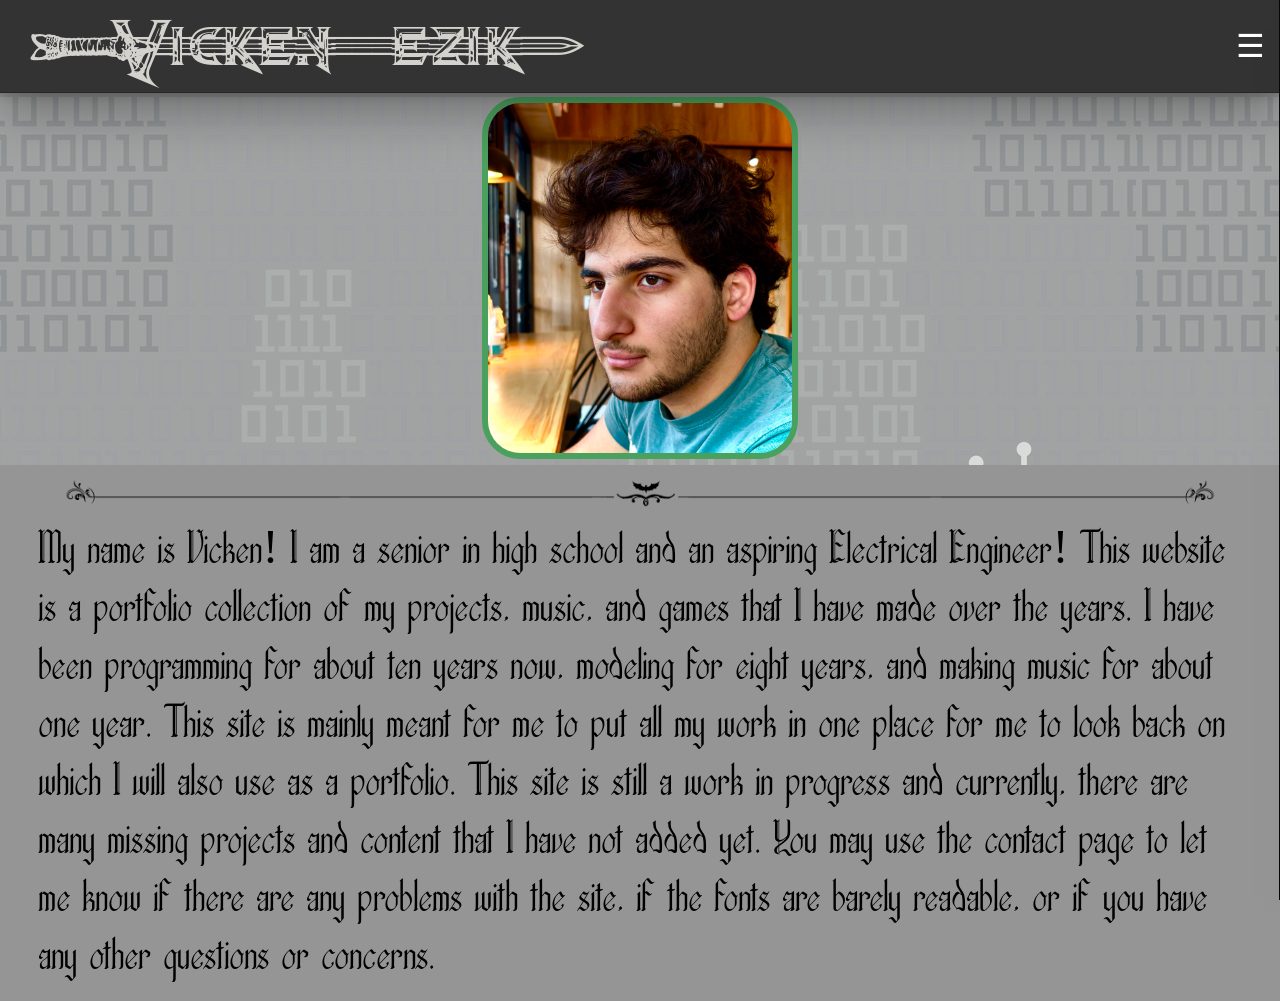
<file: index.html>
<!DOCTYPE html>
<html lang="eng">
 
<div>
<head>
    <meta charset="UTF-8">
    <meta name="viewport" content="width=device-width, initial-scale=1.0">
    <link rel="stylesheet" href="styles.css">
    <link rel="shortcut icon" href="/images/favicon.ico" type="image/x-icon">
    <script src="sideNav.js" defer></script>
    <title>Home</title>
</head>

<body>

<div class="border">
    <h1 id="yes" class="yes">Vicken___ezik]</h1>
    <span class="openNav" onclick="openNav()">&#9776;</span>
</div>

<div id="mySidenav" class="sidenav">
     <a href="javascript:void(0)" id="clsbtn" class="closebtn" onclick="closeNav()">&times;</a>
     <a href="https://vickenezik.com">About</a>
     <a href="https://vickenezik.com/projects">Projects</a>
     <a href="https://vickenezik.com/music">Music</a>
     <a href="https://vickenezik.com/games">Games</a>
     <a href="https://vickenezik.com/contact">Contact</a>
</div>

<div id="main" class="main">
    
<div class="temp">
    <img src="images/Vicken.jpg" alt="Favicon">
</div>

<img src="images/gothicDivider.png" alt="Divider" class="divider">
<div id="no" class="text">
    <p class="divide">
        My name is Vicken! I am a senior in high school and an aspiring Electrical Engineer!
        This website is a portfolio collection of my projects, music, and games that I have made over the years.
        I have been programming for about ten years now, modeling for eight years, and making music for about one year.
        This site is mainly meant for me to put all my work in one place for me to look back on which
        I will also use as a portfolio. This site is still a work in progress and currently, there are
        many missing projects and content that I have not added yet. You may use the contact page
        to let me know if there are any problems with the site, if the fonts are barely readable,
        or if you have any other questions or concerns.
    </p>
</div>

</div>
</body>
</html>
</file>
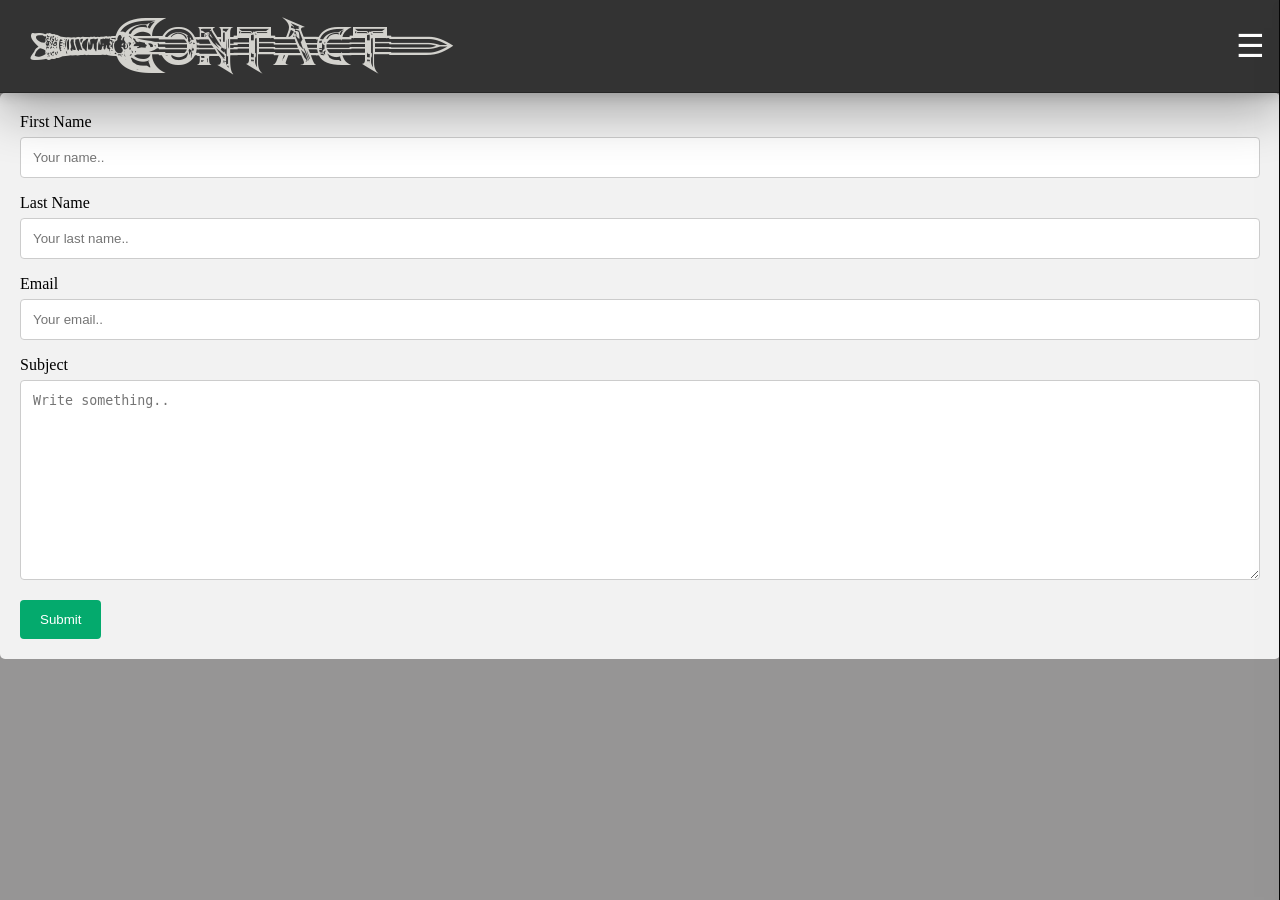
<file: contact.html>
<!DOCTYPE html>
<html>
 
<div>
<head>
    <meta charset="UTF-8">
    <meta name="viewport" content="width=device-width, initial-scale=1.0">
    <link rel="icon" href="/images/favicon.ico">
    <link rel="stylesheet" href="styles.css">
    <script src="sideNav.js" defer></script>
<title>Contact</title>
</head>

<body>

<div class="border">
    <h1 id="yes" class="yes">Contact]</h1>
    <span class="openNav" onclick="openNav()">&#9776;</span>
</div>

<div id="mySidenav" class="sidenav">
     <a href="javascript:void(0)" class="closebtn" onclick="closeNav()">&times;</a>
     <a href="https://vickenezik.com">About</a>
     <a href="https://vickenezik.com/projects">Projects</a>
     <a href="https://vickenezik.com/music">Music</a>
     <a href="https://vickenezik.com/games">Games</a>
     <a href="https://vickenezik.com/contact">Contact</a>
</div>

<div id="main">

<div class="container">
  <form action="https://vickenezik.com/action_page.php" method="post">

    <label for="fname">First Name</label>
    <input type="text" id="fname" name="fname" placeholder="Your name..">

    <label for="lname">Last Name</label>
    <input type="text" id="lname" name="lname" placeholder="Your last name..">

    <label for="email">Email</label>
    <input type="text" id="email" name="email" placeholder="Your email..">

    <label for="subject">Subject</label>
    <textarea id="subject" name="subject" placeholder="Write something.." style="height:200px"></textarea>

    <input type="submit" value="Submit">

  </form>
</div>

</div>
</body>
</html>
</file>
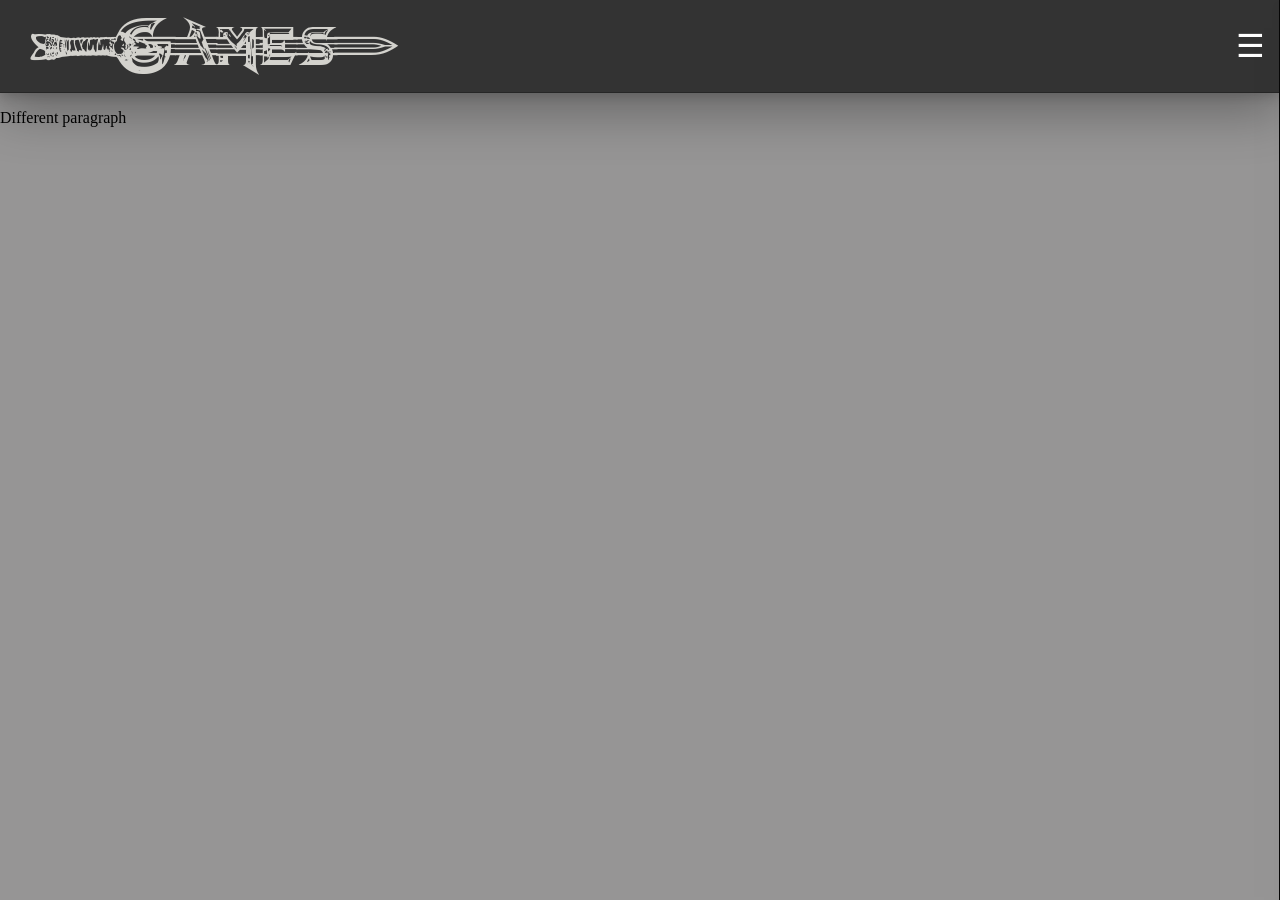
<file: games.html>
<!DOCTYPE html>
<html>
 
<div>
<head>
    <meta charset="UTF-8">
    <meta name="viewport" content="width=device-width, initial-scale=1.0">
    <link rel="icon" href="/images/favicon.ico">
    <link rel="stylesheet" href="styles.css">
    <script src="sideNav.js" defer></script>
<title>Games</title>
</head>

<body>

<div class="border">
    <h1 id="yes" class="yes">Games]</h1>
    <span class="openNav" onclick="openNav()">&#9776;</span>
</div>

<div id="mySidenav" class="sidenav">
     <a href="javascript:void(0)" class="closebtn" onclick="closeNav()">&times;</a>
     <a href="https://vickenezik.com">About</a>
     <a href="https://vickenezik.com/projects">Projects</a>
     <a href="https://vickenezik.com/music">Music</a>
     <a href="https://vickenezik.com/games">Games</a>
     <a href="https://vickenezik.com/contact">Contact</a>
</div>

<div id="main">



<p>Different paragraph</p>

</div>
</body>
</html>
</file>
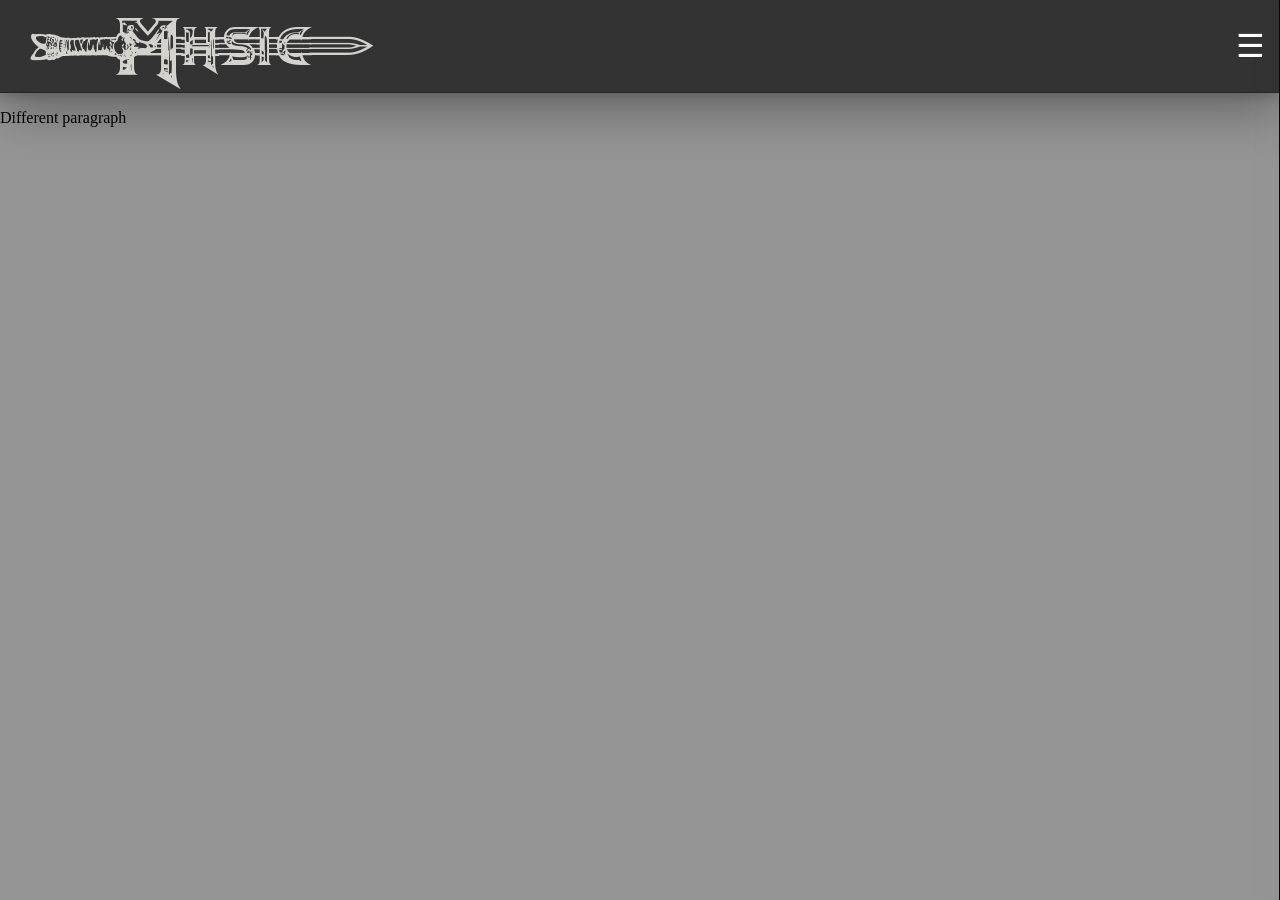
<file: music.html>
<!DOCTYPE html>
<html>
 
<div>
<head>
    <meta charset="UTF-8">
    <meta name="viewport" content="width=device-width, initial-scale=1.0">
    <link rel="icon" href="/images/favicon.ico">
    <link rel="stylesheet" href="styles.css">
    <script src="sideNav.js" defer></script>
<title>Music</title>
</head>

<body>

<div class="border">
    <h1 id="yes" class="yes">Mhsic]</h1>
    <span class="openNav" onclick="openNav()">&#9776;</span>
</div>

<div id="mySidenav" class="sidenav">
     <a href="javascript:void(0)" class="closebtn" onclick="closeNav()">&times;</a>
     <a href="https://vickenezik.com">About</a>
     <a href="https://vickenezik.com/projects">Projects</a>
     <a href="https://vickenezik.com/music">Music</a>
     <a href="https://vickenezik.com/games">Games</a>
     <a href="https://vickenezik.com/contact">Contact</a>
</div>

<div id="main">



<p>Different paragraph</p>

</div>
</body>
</html>
</file>
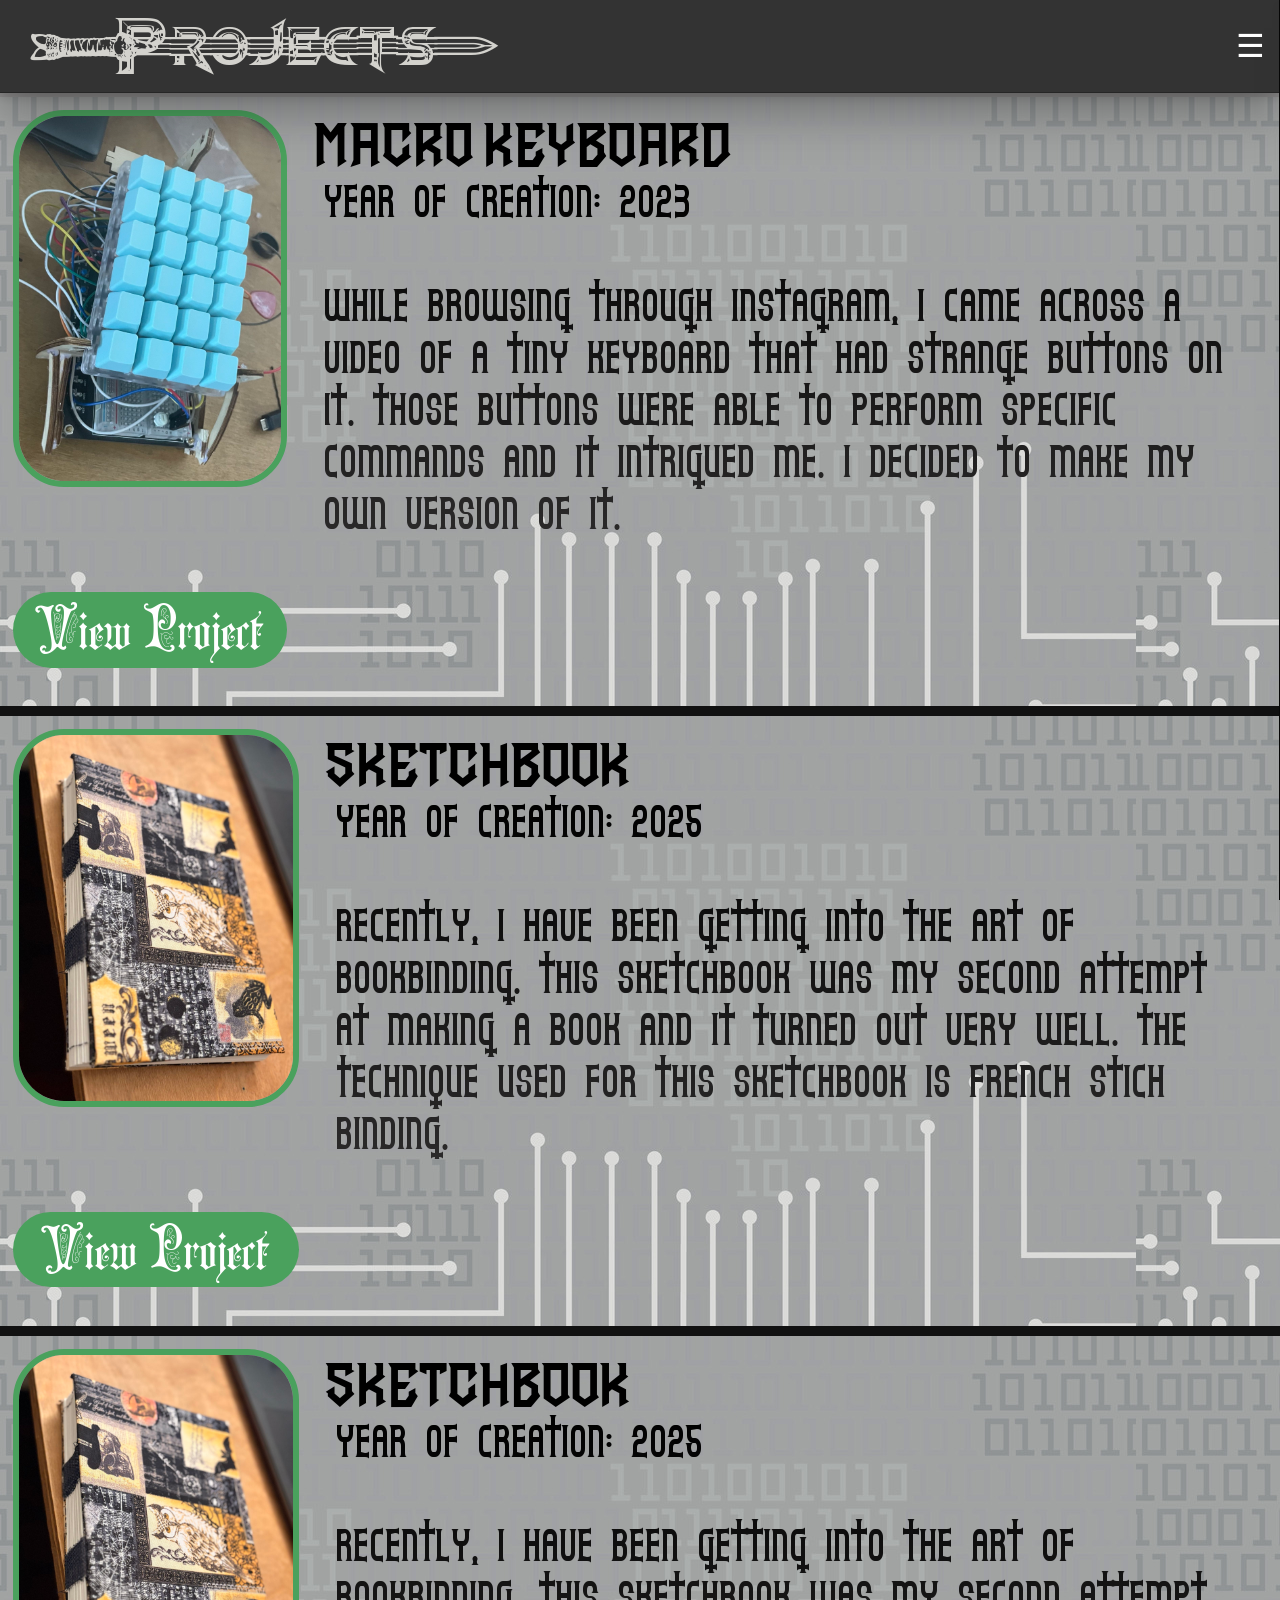
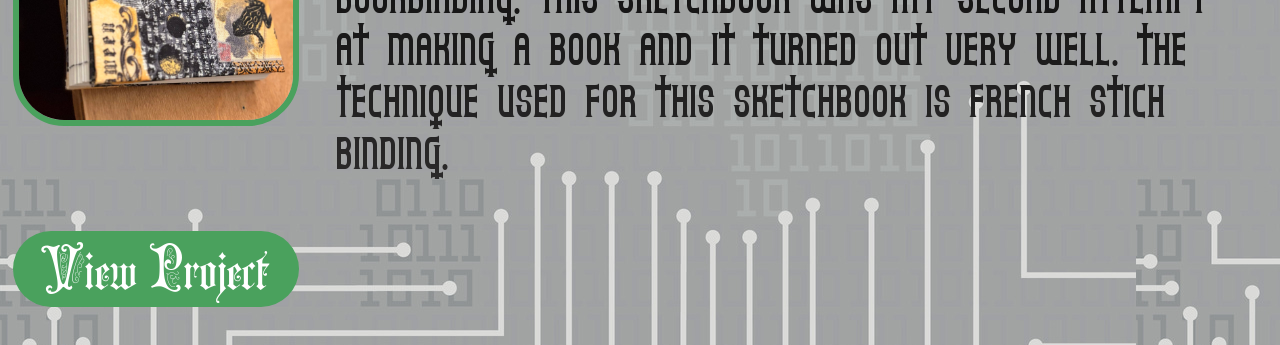
<file: projects.html>
<!DOCTYPE html>
<html>
 
<div>
<head>
    <meta charset="UTF-8">
    <meta name="viewport" content="width=device-width, initial-scale=1.0">
    <link rel="icon" href="/images/favicon.ico">
    <link rel="stylesheet" href="styles.css">
    <script src="sideNav.js" defer></script>
<title>Projects</title>
</head>

<body>

<div class="border">
    <h1 id="yes" class="yes">Projects]</h1>
    <span class="openNav" onclick="openNav()">&#9776;</span>
</div>

<div id="mySidenav" class="sidenav">
     <a href="javascript:void(0)" class="closebtn" onclick="closeNav()">&times;</a>
     <a href="https://vickenezik.com">About</a>
     <a href="https://vickenezik.com/projects">Projects</a>
     <a href="https://vickenezik.com/music">Music</a>
     <a href="https://vickenezik.com/games">Games</a>
     <a href="https://vickenezik.com/contact">Contact</a>
</div>

<div id="main" class="main">

<div class="projects">
    <img src="images/MacroBoard.jpg" alt="Favicon">
    <p class="header">Macro Keyboard</p>
    <a class="projectButton" id="projectbtn" href="#project1">View Project</a>

    <p class="text">
        Year of Creation: 2023<br><br>
        
        While browsing through instagram, I came across a video
        of a tiny keyboard that had strange buttons on it. Those 
        buttons were able to perform specific commands and It
        intrigued me. I decided to make my own version of it.
    </p>
</div> 

<div id="project1" class="overlay">
	<div class="popup">
		<h2 class="header">Macro Keyboard</h2>
		<a class="close" href="#">&times;</a>
		<div class="text">
			I started by taking a trip to Microcenter. I bought a set of replacement mechanical
            keyboard switches, a Raspberry Pico, and a compatible kit that let me easily wire
            a breadboard to the Raspberry Pico. Then I soldered all of the voltage inputs on 
            the switches together and connected it to the negative input on the Pico. Next, I
            soldered wires to the inputs and plugged them into the breadboard. It took me a while
            to figure this out since I did not know how to read signals from the switches. I had
            mistakenly connected the voltage inputs to ground, but once I figured it out, It was
            easy work from
        </div>

        <img src="images/macroSoldering.jpg" alt="Favicon">
        <img class="ndImg" src="images/macroExposed.jpg" alt="Favicon">
        <img class="standAloneImg" src="images/macroConnected.jpg" alt="Favicon">

        <div class="text"> 
            After connecting it, I connected it to my computer and started programming.
            Using python and the Adafruit HID Library, I programmed the Pico to send
            commands based on specific key strokes. With 24 keys, I can program well over
            ten thousands commands. I have set up a couple of them, such as opening
            a specific video link, opening command prompt, turning off wifi, etc. 
            It's fun to use and can be pretty useful at times. Recently, I added a 
            potentiometer to change the keyboard layout. It allows me to switch between
            commands and ASCII. Just by turning the knob, I can now either open shortcuts
            or type out special characters. 
        </div>

		
        
	</div>
</div>

<div class="projectBorder"></div>

<div class="projects">
    <img src="images/SketchBookFull.jpg" alt="Favicon">
    <p class="header">Sketchbook</p>
    <a class="projectButton" id="projectbtn" href="#project2">View Project</a>

    <p class="text">
        Year of Creation: 2025<br><br>
        Recently, I have been getting into the art of bookbinding.
        This sketchbook was my second attempt at making a book and it turned out
        very well. The technique used for this sketchbook is french stich binding.
    </p>
</div>

<div id="project2" class="overlay">
	<div class="popup">
		<h2 class="header">Sketchbook</h2>
		<a class="close" href="#">&times;</a>
		<div class="text">
			The french stich binding technique is a very simple but
            wonderful way to bind a book. When done right, the exposed
            binding can be very asthetically pleasing. First, paper must
            be arranged into groups of pages called signatures. Each signature contains
            four pages which is then folded in half. Then, holes are punched into the 
            fold along specific intervals. Once the holes are punched on all your signatures,
            a two strips are placed along the spine of the book. These strips are
            sown over while binding the book, which is what eventually holds the cover together.
            The cover is applied by gluing two boards to each other with the strip in between.
        </div>

        <img src="images/SketchBookBindingExposed.jpg" alt="Favicon">
        <img class="ndImg" src="images/SketchBookBinding.jpg" alt="Favicon">

        <div class="text"> 
            The french stich binding also has one very unique feature:
            because the spine is exposed, the book can lie completely flat on a table,
            making it very convenient for artists to draw in.
        </div>

        <img src="images/SketchBookFlat.jpg" alt="Favicon">
        <img class="ndImg" src="images/SketchBookFirstPage.jpg" alt="Favicon">
		
        
	</div>
    
</div>

<div class="projectBorder"></div>

<div class="projects">
    <img src="images/SketchBookFull.jpg" alt="Favicon">
    <p class="header">Sketchbook</p>
    <a class="projectButton" id="projectbtn" href="#project3">View Project</a>

    <p class="text">
        Year of Creation: 2025<br><br>
        Recently, I have been getting into the art of bookbinding.
        This sketchbook was my second attempt at making a book and it turned out
        very well. The technique used for this sketchbook is french stich binding.
    </p>
</div>

<div id="project3" class="overlay">
	<div class="popup">
		<h2 class="header">Sketchbook</h2>
		<a class="close" href="#">&times;</a>
		<div class="text">
			The french stich binding technique is a very simple but
            wonderful way to bind a book. When done right, the exposed
            binding can be very asthetically pleasing. First, paper must
            be arranged into groups of pages called signatures. Each signature contains
            four pages which is then folded in half. Then, holes are punched into the 
            fold along specific intervals. Once the holes are punched on all your signatures,
            a two strips are placed along the spine of the book. These strips are
            sown over while binding the book, which is what eventually holds the cover together.
            The cover is applied by gluing two boards to each other with the strip in between.
        </div>

        <img src="images/SketchBookBindingExposed.jpg" alt="Favicon">
        <img class="ndImg" src="images/SketchBookBinding.jpg" alt="Favicon">

        <div class="text"> 
            The french stich binding also has one very unique feature:
            because the spine is exposed, the book can lie completely flat on a table,
            making it very convenient for artists to draw in.
        </div>

        <img src="images/SketchBookFlat.jpg" alt="Favicon">
        <img class="ndImg" src="images/SketchBookFirstPage.jpg" alt="Favicon">
		
        
	</div>
    
</div>

</div>
</body>
</html>
</file>
<file: styles.css>
body{
  background-color: #969595;
  margin: 0;
  font-synthesis: none;
}

body:has(.overlay:target){
  overflow: hidden;
}

:root{
  --swordPosition: '200';
  --swordPositionPhone: '100';
}

@font-face {
  font-family: Barbarian;
  src: url("fonts/Barbarian.ttf");
}

@font-face {
  font-family: Grusskarten;
  src: url("fonts/GrusskartenGotisch.ttf");
}

@font-face {
  font-family: Palyrin;
  src: url("fonts/Palyrin.otf")
}

@font-face {
  font-family: Gotham;
  src: url("fonts/Gotham.ttf")
}

@font-face {
  font-family: TempelGothic;
  src: url("fonts/TempelGothic.otf")
}

@font-face {
  font-family: Gothicum;
  src: url("fonts/gothicum.ttf")
}

@font-face {
  font-family: GothBall;
  src: url("fonts/GothBallCrap.ttf")
}

@font-face {
  font-family: AngerStyles;
  src: url("fonts/AngerStyles.ttf")
}

.yes {
  text-align: center;
  margin: 0;
  padding-left: 30px;
  color: #d3d2cd; 
  font-family: Barbarian !important;
  font-size: 5rem;
}

.play-anim {
  animation: flyingText 0.2s ease forwards;
}

.reverse-anim {
    animation: flyingTexta 0.2s ease forwards;
}

@keyframes flyingText {
  from {
    transform: 0;
  }
    to {
      transform: translateX(var(--swordPosition));
    }
  }
 
@keyframes flyingTexta {
  from {
    transform: translateX(var(--swordPosition));
  }
  to {
    transform: 0;
  }
}

.sidenav {
  height: 100%; /* 100% Full-height */
  width: 0; /* 0 width - change this with JavaScript */
  position: fixed; /* Stay in place */
  z-index: 1; /* Stay on top */
  top: 0; /* Stay at the top */
  right: 0;
  background-color: #111; /* Black*/
  overflow-x: hidden; /* Disable horizontal scroll */
  padding-top: 60px; /* Place content 60px from the top */
  transition: 0.5s; /* 0.5 second transition effect to slide in the sidenav */
  transition-delay: 200ms;
  z-index: 1000;
  box-shadow: 
  0 4px 10px rgba(0, 0, 0, 0.15), 
  0 20px 50px rgba(0, 0, 0, 0.30);
  border-left: 1px solid rgba(0, 0, 0, 0.655);
}

/* The navigation menu links */
.sidenav a {
  padding: 8px 8px 8px 32px;
  text-decoration: none;
  font-family: Grusskarten;
  font-size: 60px;
  color: #818181;
  display: block;
  transition: 0.5s;
}

/* When you mouse over the navigation links, change their color */
.sidenav a:hover {
  color: #f1f1f1;
}

/* Position and style the close button (top right corner) */
.sidenav .closebtn {
  position: absolute;
  top: 0;
  left: 0;
  font-size: 40px;
}

.border {
  overflow: hidden;
  background-color: #333;
  display: flex;
  justify-content: space-between;
  align-items: center;
  position: sticky;
  top: 0;
  z-index: 100;
  box-shadow: 
  0 4px 10px rgba(0, 0, 0, 0.15), 
  0 20px 50px rgba(0, 0, 0, 0.30);
  border-bottom: 1px solid rgba(0, 0, 0, 0.25);
}

.main {
  margin-right: 0;
  transition: 0.5s;
  transition-delay: 200ms;
  margin-top: 0.3vw;
}

.main .text .divide{
  margin-top: 1vw;
  margin-bottom: 1vw;
}

.divider {
  padding-top: 1vw;
  width: 90vw;
  display: flex;
  margin: auto;
}


*{
  box-sizing: border-box;
}

.openNav{
  color: white;
  cursor: pointer;
  margin-right: 1.2vw;
  font-size: 2.5vw;
}

.temp{
  background-color: #818181;
  height: 28.8vw;
  background-image: url("images/divbackground.jpg");
}

.temp img {
  margin-bottom: 3vw !important;
  max-height: 28.3vw;
  height: auto;
  display: block;
  margin: auto;
  border-radius: 3vw;
  border: 0.5vw solid #4aa15d;
}

.text{
  margin-left: 3vw;
  margin-right: 3vw;
  font-family: Palyrin !important;
  font-size: 3rem;
  margin-top: 1vw;
}

.header{
  margin-left: 2vw;
  font-family: Gotham;
  font-size: 5rem;
  margin-top: 2vw;
  margin-bottom: 0;
}


@media (max-width: 600px) {
  .text {
    margin-left: 3vw;
    margin-right: 3vw;
    font-family: Palyrin;
    font-size: 2rem;
  }
  .yes {
    text-align: center;
    margin: 0;
    padding-left: 30px;
    color: #d3d2cd; 
    font-family: Barbarian !important;
    font-size: 2rem;
  }

  
  .temp{
    background-color: #818181;
    height: 60vw;
    background-image: url("images/divbackground.jpg");
  }

  .temp img {
    margin-top: 1vw;
    max-height: 59vw;
    height: auto;
    display: block;
    margin: auto;
    border-radius: 4vw;
    border: 0.5vw solid #4aa15d;
  }

  .openNav{
    color: white;
    cursor: pointer;
    margin-right: 1.2vw;
    font-size: 3vw;
  }

  .main .text .divide{
    margin-top: 1vw;
    margin-bottom: 1vw;
    font-size: 1.5rem;
  }

  .divider {
    padding-top: 1vw;
    width: 90vw;
    display: flex;
    margin: auto;
    content: url("images/gothicDividerMobile.png")
  }

  @keyframes flyingText {
    from {
      transform: 0;
    }
    to {
      transform: translateX(var(--swordPositionPhone));
    }
  }

  @keyframes flyingTexta {
    from {
      transform: translateX(var(--swordPositionPhone));
    }
    to {
      transform: 0;
    }
  }

  .projects .text{
    margin-top: 0;
    grid-column: 2;
    grid-row: 2;
    line-height: 1.3;
    font-size: 1rem !important;
    font-family: Gothicum !important;
    background: -webkit-linear-gradient(#000000, #2b2a2a);
    background-clip: text;
    color: transparent;
  }

  .projects .header{
    font-size: 1.5rem !important;
  }

  .projectButton{
    background-color: #4aa15d;
    border-radius: 5vw;
    border: none;
    color: white;
    padding: 0.1vw 0.5vw;
    text-align: center;
    text-decoration: none;
    display: inline-block;
    font-family: Grusskarten !important;
    font-size: 1rem !important;
    margin-left: 1vw;
    margin-bottom: 3vw;
  }
  
  .popup .text {
    max-height: 30%;
    margin-left: 2vw;
    font-size: 1rem !important;
    line-height: 1;
    grid-column: 1 / span 2;
  }

  .popup .header{
    font-size: 1.5rem !important;
    margin-top: 1vw;
    margin-left: 1vw;
    overflow: hidden;
    grid-column: 1 / span 2;
  }

  .popup .close{
    position: absolute;
    top: 10px;
    right: 30px;
    transition: all 200ms;
    font-size: 3vw !important;
    font-weight: bold;
    text-decoration: none;
    color: #333;
  }
}

.projects .header{
  font-size: 4rem;
  margin-left: 2vw;
}

.projects{
  background-color: #818181;
  height: auto;
  background-image: url("images/divbackground.jpg");
  display: grid;
  grid-template-columns: max-content 5fr; /* 2 columns */ 
  grid-template-rows: auto auto; 
}

.projectButton{
  background-color: #4aa15d;
  border-radius: 5vw;
  border: none;
  color: white;
  padding: 0.1vw 0.5vw;
  text-align: center;
  text-decoration: none;
  display: inline-block;
  font-family: Grusskarten !important;
  font-size: 4rem;
  margin-left: 1vw;
  margin-bottom: 3vw;
  cursor: pointer;
  transition: 0.5s;
}

.projectButton:hover {
  background-color: #244d2d;
}

.projects{
  background-color: #818181;
  height: auto;
  background-image: url("images/divbackground.jpg");
  display: grid;
  grid-template-columns: 1fr 5fr; /* 2 columns */ 
  grid-template-rows: auto 1fr;
}

.projects .text{
  margin-top: 0;
  grid-column: 2;
  grid-row: 2;
  line-height: 1.3;
  font-size: 2.5rem;
  font-family: Gothicum !important;
  background: -webkit-linear-gradient(#000000, #2b2a2a);
  background-clip: text;
  color: transparent;
}

.projects .projectButton{
  margin-top: 1vw;
  grid-column: 1;
  grid-row: 3;
  z-index: 0;
}

.projects img {
  margin-top: 1vw;
  max-height: 29.5vw;
  height: auto;
  margin-left: 1vw;
  grid-column: 1;
  grid-row: 1 / span 2;
  border-radius: 4vw;
  border: 0.5vw solid #4aa15d;
}

.projectBorder{
  height: 0.8vw;
  background-color:#111;
}

.overlay {
  position: fixed;
  top: 0;
  bottom: 0;
  left: 0;
  right: 0;
  background: rgba(0, 0, 0, 0.7);
  transition: opacity 500ms;
  visibility: hidden;
  opacity: 0;
  z-index: 10000;
}
.overlay:target {
  visibility: visible;
  opacity: 1;
}

.popup {
  margin: 5vw auto;
  padding: 1vw;
  background: #dcdddb;
  border-radius: 2vw;
  border: 1vw solid #646161;
  width: 70vw;
  position: relative;
  transition: all 0.3s ease-in-out;
  overflow-y: auto;
  max-height: 85%;
  overscroll-behavior: contain;
  -webkit-overflow-scrolling: touch;
  display: grid;
  grid-template-columns: 1fr 5fr;;
}

.popup .ndImg {
  margin-top: 1vw;
  max-height: 30vw;
  height: auto;
  margin-left: 1vw;
  border-radius: 3vw;
  border: 0.5vw solid #4aa15d;
  grid-column: 2;
  max-width: 20vw;
}

.popup .header{
  font-size: 3rem;
  margin-top: 1vw;
  margin-left: 1vw;
  overflow: hidden;
  grid-column: 1 / span 2;
}

.popup .close {
  position: absolute;
  top: 5px;
  right: 30px;
  transition: all 200ms;
  font-size: 3vw;
  font-weight: bold;
  text-decoration: none;
  color: #333;
  grid-column: 2;
  grid-row: 1;
}
.popup .close:hover {
  color: #06D85F;
}
.popup .text {
  max-height: 30%;
  margin-left: 2vw;
  font-size: 2.5rem;
  line-height: 1.3;
  grid-column: 1 / span 2;
  font-family: AngerStyles !important;
}

.popup img {
  max-height: 30vw;
  max-width: 20vw;
  height: auto;
  display: block;
  margin: auto;
  margin-top: 1vw;
  margin-bottom: 1vw;
  border: 0.5vw solid #4aa15d;
  border-radius: 2vw;
  grid-column: 1;
  margin-left: 10vw;
}

.popup .standAloneImg {
  max-height: 30vw;
  max-width: 30vw;
  height: auto;
  display: block;
  margin: auto;
  margin-top: 1vw;
  margin-bottom: 1vw;
  border: 0.5vw solid #4aa15d;
  border-radius: 2vw;
  grid-column: 1 / span 2;
}


input[type=text], select, textarea {
  width: 100%; /* Full width */
  padding: 12px; /* Some padding */ 
  border: 1px solid #ccc; /* Gray border */
  border-radius: 4px; /* Rounded borders */
  box-sizing: border-box; /* Make sure that padding and width stays in place */
  margin-top: 6px; /* Add a top margin */
  margin-bottom: 16px; /* Bottom margin */
  resize: vertical /* Allow the user to vertically resize the textarea (not horizontally) */
}

/* Style the submit button with a specific background color etc */
input[type=submit] {
  background-color: #04AA6D;
  color: white;
  padding: 12px 20px;
  border: none;
  border-radius: 4px;
  cursor: pointer;
}

/* When moving the mouse over the submit button, add a darker green color */
input[type=submit]:hover {
  background-color: #45a049;
}

/* Add a background color and some padding around the form */
.container {
  border-radius: 5px;
  background-color: #f2f2f2;
  padding: 20px;
}
</file>
